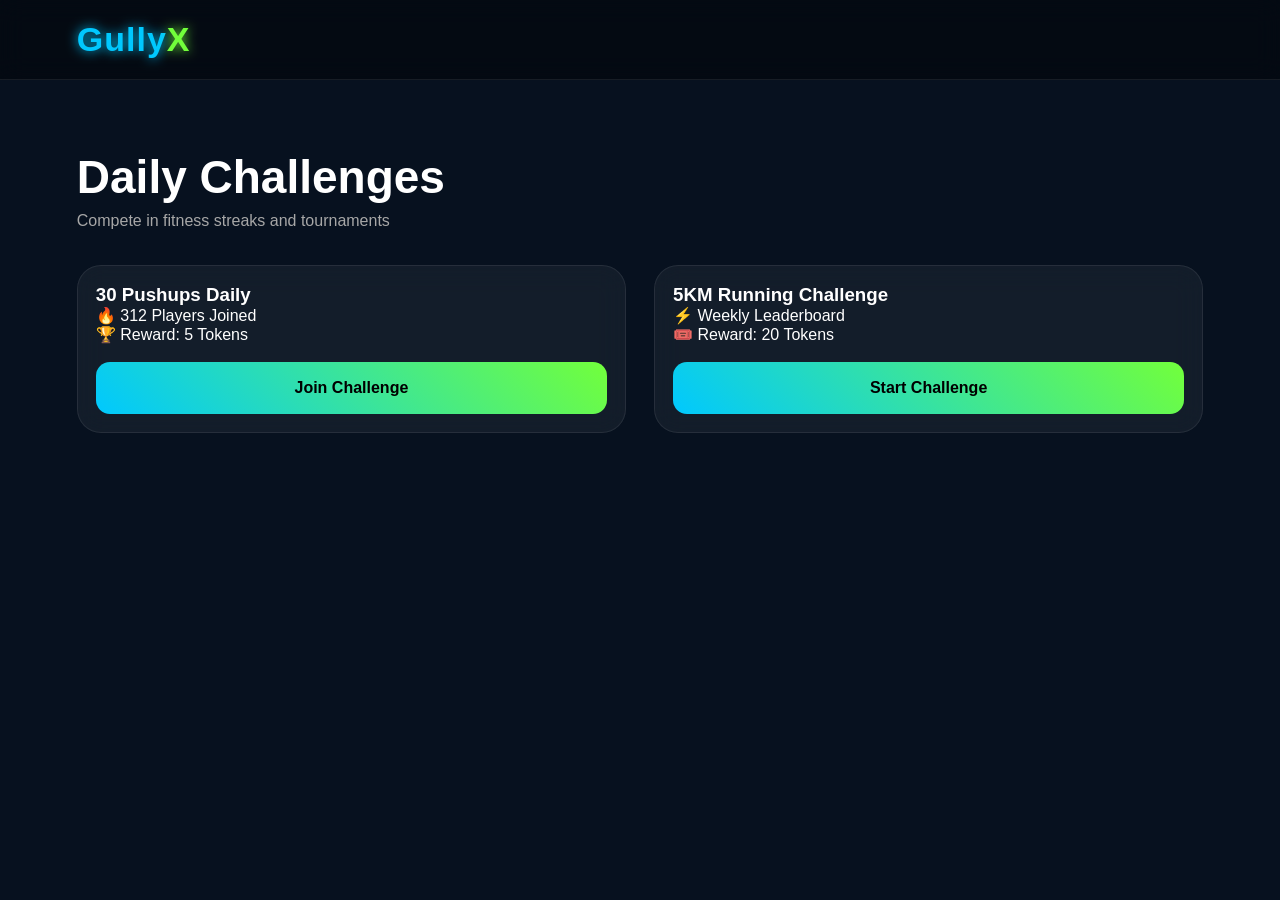
<file: challenge.html>
<!DOCTYPE html>
<html lang="en">

<head>

  <meta charset="UTF-8">
  <meta name="viewport" content="width=device-width, initial-scale=1.0">

  <title>GullyX Challenges</title>

  <link rel="stylesheet" href="style.css">

</head>

<body>

  <header class="navbar">

    <div class="logo">
      <span class="blue">Gully</span><span class="green">X</span>
    </div>

  </header>

  <section class="section-title">

    <h2>Daily Challenges</h2>

    <p>
      Compete in fitness streaks and tournaments
    </p>

  </section>

  <section class="games-grid">

    <div class="game-card">

      <h3>30 Pushups Daily</h3>

      <p>🔥 312 Players Joined</p>

      <p>🏆 Reward: 5 Tokens</p>

      <button>Join Challenge</button>

    </div>

    <div class="game-card premium">

      <h3>5KM Running Challenge</h3>

      <p>⚡ Weekly Leaderboard</p>

      <p>🎟️ Reward: 20 Tokens</p>

      <button>Start Challenge</button>

    </div>

  </section>

</body>

</html>
</file>
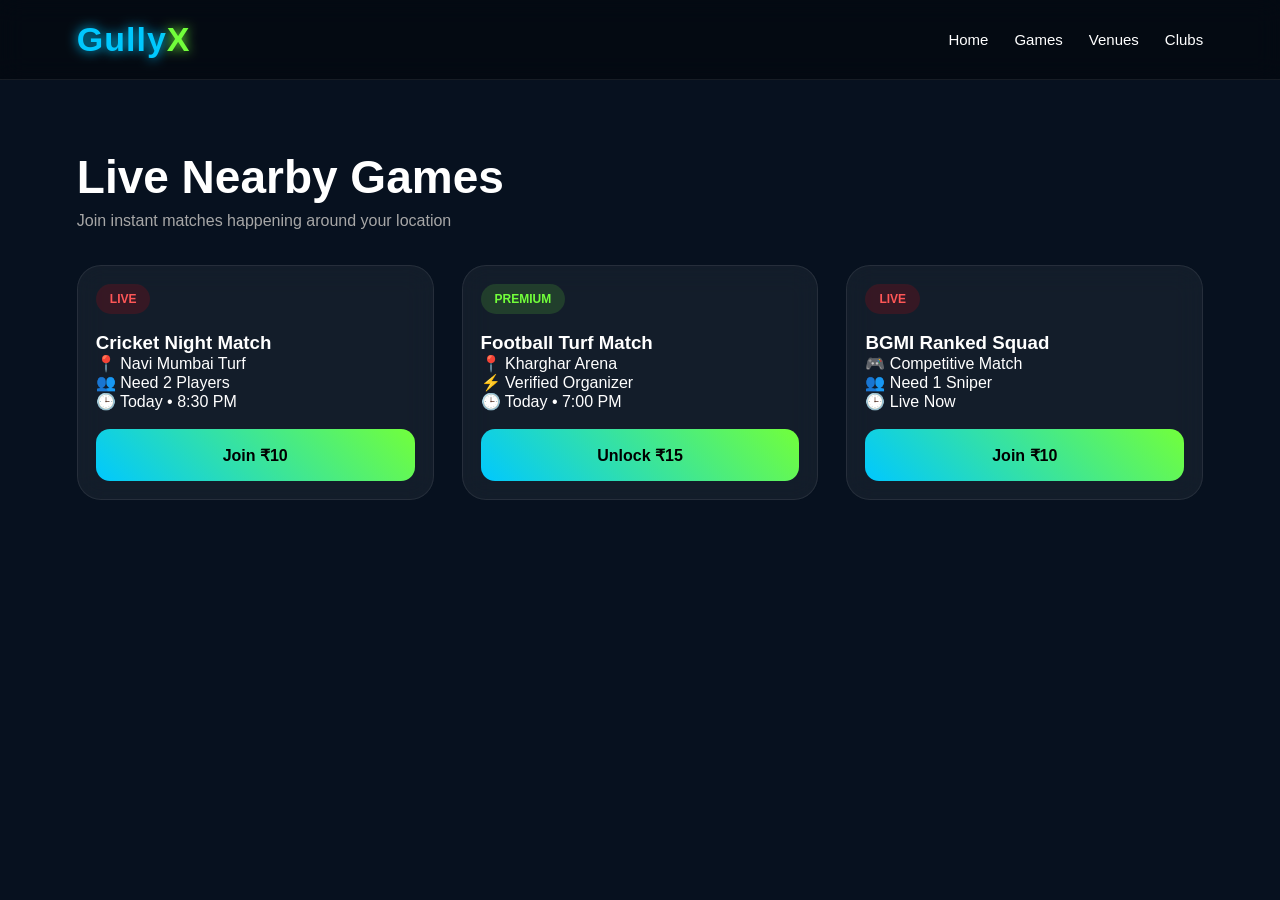
<file: games.html>
<!DOCTYPE html>
<html lang="en">

<head>

  <meta charset="UTF-8">
  <meta name="viewport" content="width=device-width, initial-scale=1.0">

  <title>GullyX Games</title>

  <link rel="stylesheet" href="style.css">

</head>

<body>

  <header class="navbar">

    <div class="logo">
      <span class="blue">Gully</span><span class="green">X</span>
    </div>

    <nav>

      <a href="index.html">Home</a>
      <a href="games.html">Games</a>
      <a href="venues.html">Venues</a>
      <a href="clubs.html">Clubs</a>

    </nav>

  </header>

  <section class="section-title">

    <h2>Live Nearby Games</h2>

    <p>
      Join instant matches happening around your location
    </p>

  </section>

  <section class="games-grid">

    <div class="game-card">

      <div class="live-tag">LIVE</div>

      <h3>Cricket Night Match</h3>

      <p>📍 Navi Mumbai Turf</p>

      <p>👥 Need 2 Players</p>

      <p>🕒 Today • 8:30 PM</p>

      <button onclick="window.location.href='payment.html'">

        Join ₹10

      </button>

    </div>

    <div class="game-card premium">

      <div class="premium-tag">PREMIUM</div>

      <h3>Football Turf Match</h3>

      <p>📍 Kharghar Arena</p>

      <p>⚡ Verified Organizer</p>

      <p>🕒 Today • 7:00 PM</p>

      <button onclick="window.location.href='payment.html'">

        Unlock ₹15

      </button>

    </div>

    <div class="game-card">

      <div class="live-tag">LIVE</div>

      <h3>BGMI Ranked Squad</h3>

      <p>🎮 Competitive Match</p>

      <p>👥 Need 1 Sniper</p>

      <p>🕒 Live Now</p>

      <button onclick="window.location.href='payment.html'">

        Join ₹10

      </button>

    </div>

  </section>

</body>

</html>
</file>
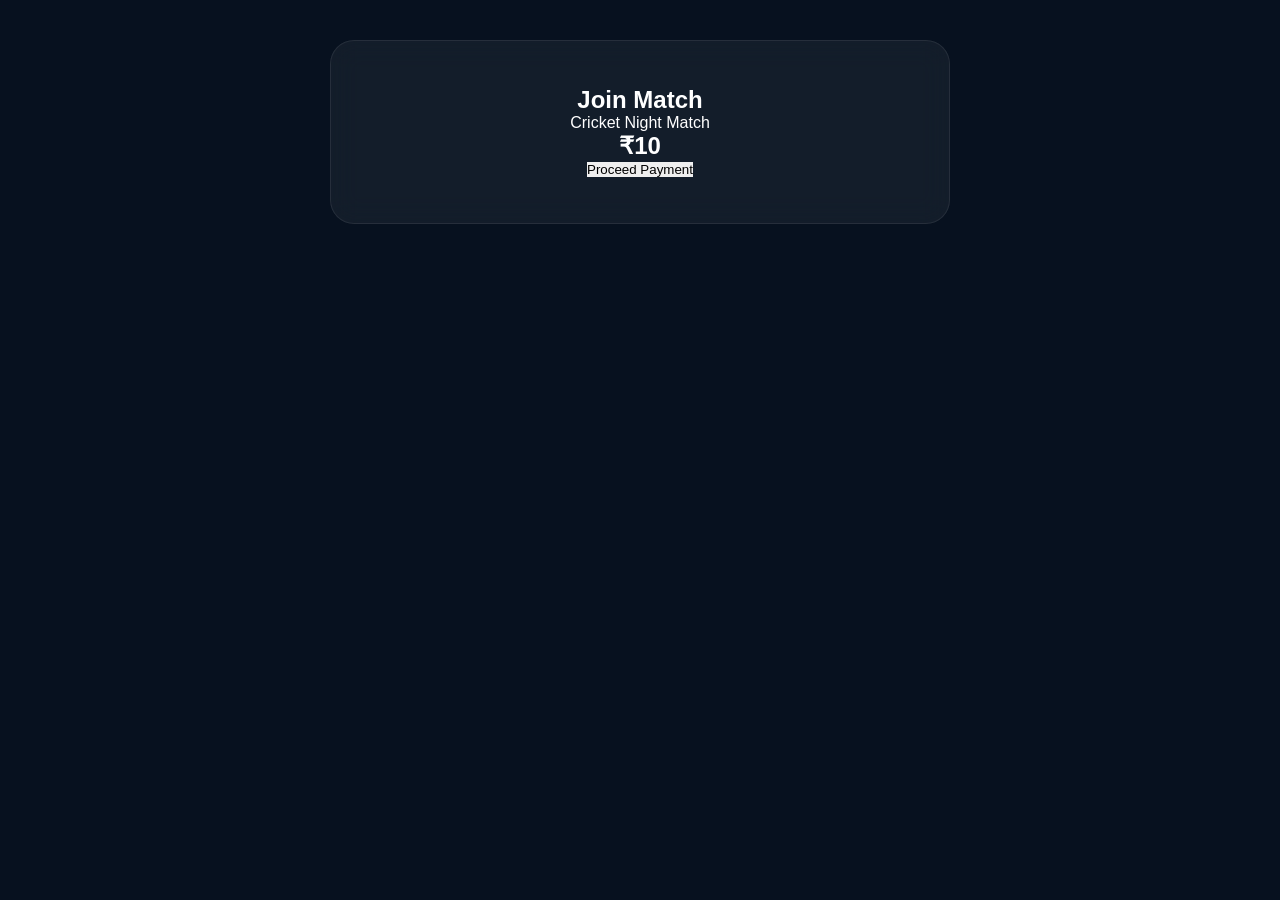
<file: payment.html>
<!DOCTYPE html>
<html lang="en">

<head>

  <meta charset="UTF-8">
  <meta name="viewport" content="width=device-width, initial-scale=1.0">

  <title>GullyX Payment</title>

  <link rel="stylesheet" href="style.css">

</head>

<body>

  <section class="wallet-section">

    <div class="wallet-card">

      <h2>Join Match</h2>

      <p id="matchName">Cricket Night Match</p>

     <h1 id="paymentAmount">₹10</h1>

      <button id="payBtn">

        Proceed Payment

      </button>

    </div>

  </section>

  <script src="https://checkout.razorpay.com/v1/checkout.js"></script>

  <script>

const urlParams = new URLSearchParams(window.location.search);

const amount = urlParams.get('amount') || 10;

const match = urlParams.get('match') || 'Cricket Night Match';

document.getElementById('paymentAmount').innerText = `₹${amount}`;

document.getElementById('matchName').innerText = match;

const payBtn = document.getElementById('payBtn');

payBtn.onclick = function () {

  const options = {

    key: "YOUR_RAZORPAY_KEY",

    amount: amount * 100,

    currency: "INR",

    name: "GullyX",

    description: "Match Join Payment",

    handler: function (response) {

      alert("Payment Successful");

      window.location.href = "games.html";

    }

  };

  const rzp = new Razorpay(options);

  rzp.open();

};

</script>

</body>

</html>
</file>
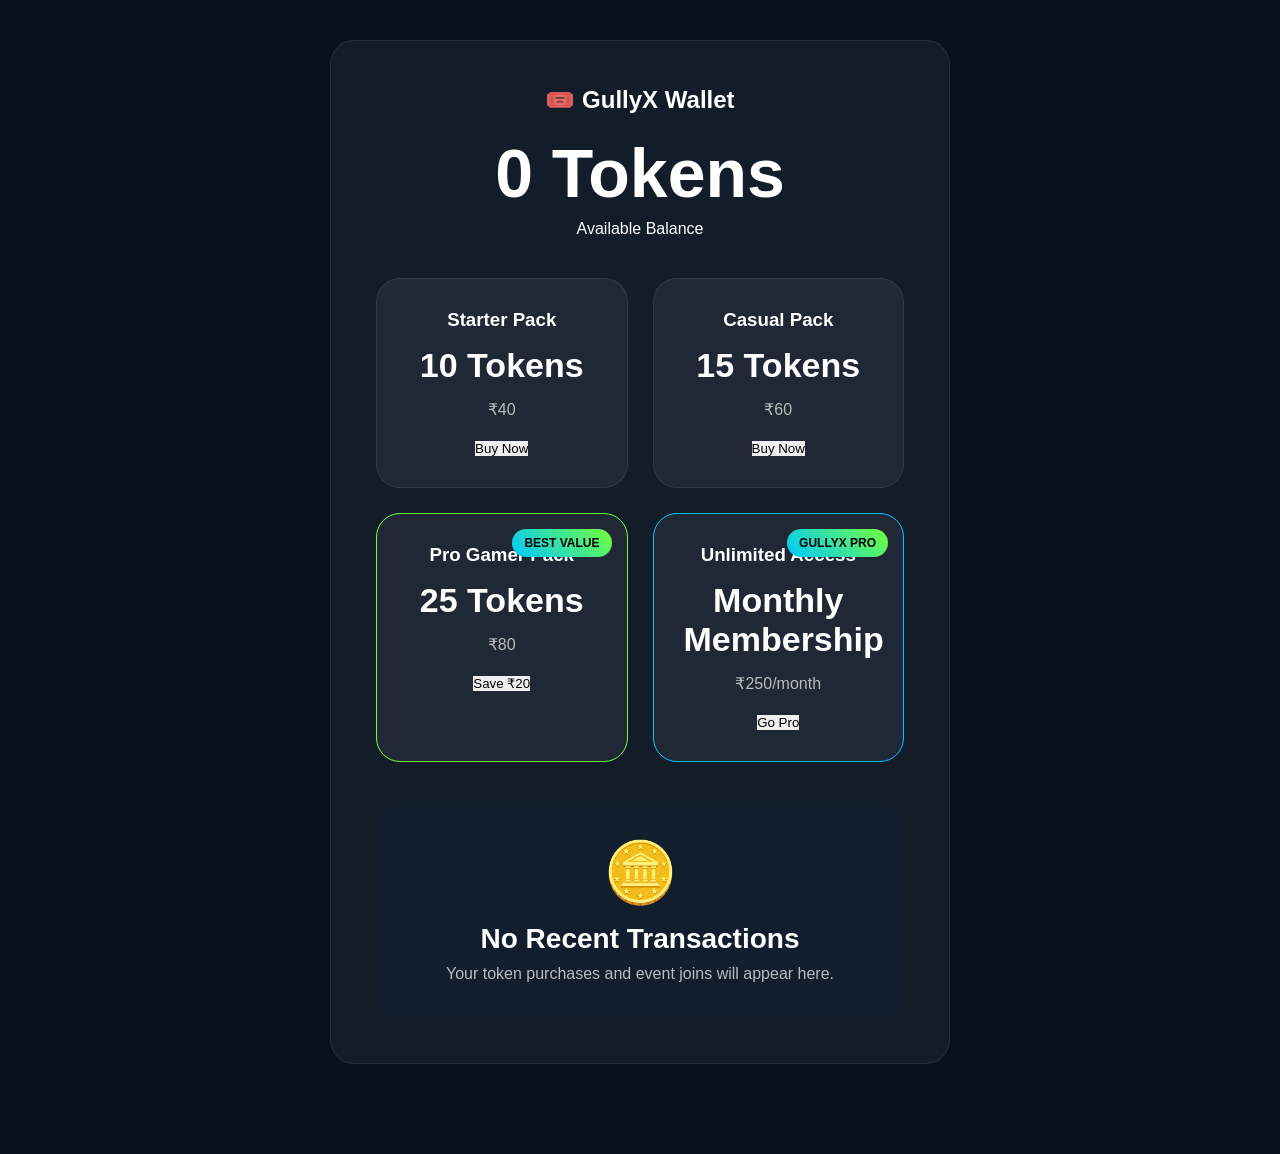
<file: wallet.html>
<!DOCTYPE html>
<html lang="en">

<head>

  <meta charset="UTF-8">
  <meta name="viewport" content="width=device-width, initial-scale=1.0">

  <title>GullyX Wallet</title>

  <link rel="stylesheet" href="style.css">

</head>

<body>

 <section class="wallet-section">

  <div class="wallet-card">

    <h2>🎟️ GullyX Wallet</h2>

    <div class="wallet-balance">

      <h1 id="walletBalance">0 Tokens</h1>

      <p>Available Balance</p>

    </div>

    <div class="token-plans">

      <div class="token-card-plan">

        <h3>Starter Pack</h3>

        <h2>10 Tokens</h2>

        <p>₹40</p>

        <button onclick="window.location.href='payment.html?amount=40'">

          Buy Now

        </button>

      </div>

      <div class="token-card-plan">

        <h3>Casual Pack</h3>

        <h2>15 Tokens</h2>

        <p>₹60</p>

        <button onclick="window.location.href='payment.html?amount=60'">

          Buy Now

        </button>

      </div>

      <div class="token-card-plan best-pack">

        <span class="best-badge">

          BEST VALUE

        </span>

        <h3>Pro Gamer Pack</h3>

        <h2>25 Tokens</h2>

        <p>₹80</p>

        <button onclick="window.location.href='payment.html?amount=80'">

          Save ₹20

        </button>

      </div>

      <div class="token-card-plan premium-pack">

        <span class="best-badge">

          GULLYX PRO

        </span>

        <h3>Unlimited Access</h3>

        <h2>Monthly Membership</h2>

        <p>₹250/month</p>

        <button onclick="window.location.href='payment.html?amount=250'">

          Go Pro

        </button>

      </div>

    </div>


<div class="transaction-box">

  <div class="empty-transaction">

    <div class="coin-icon">🪙</div>

    <h2>No Recent Transactions</h2>

    <p>
      Your token purchases and event joins
      will appear here.
    </p>

  </div>

</div>
    
  </div>

</section>

<script>

const user =
JSON.parse(localStorage.getItem("gullyxUser"));

if(user){

document.getElementById("walletBalance")
.innerHTML = user.tokens + " Tokens";

}

</script>


</body>

</html>
</file>
<file: style.css>
* {
  margin: 0;
  padding: 0;
  box-sizing: border-box;
}

:root {

  --bg: #07111f;
  --card: rgba(255,255,255,0.05);
  --border: rgba(255,255,255,0.08);

  --blue: #00c8ff;
  --green: #72ff3b;

  --text: #ffffff;
  --gray: #a7a7a7;

  --shadowBlue: 0 0 30px rgba(0,200,255,0.25);
  --shadowGreen: 0 0 30px rgba(114,255,59,0.2);

}

body.light {

  --bg: #f5f9ff;
  --card: rgba(255,255,255,0.9);
  --border: rgba(0,0,0,0.08);

  --text: #111111;
  --gray: #666666;

}

html {
  scroll-behavior: smooth;
}

body {

  font-family: 'Poppins', sans-serif;
  background: var(--bg);
  color: var(--text);
  overflow-x: hidden;
  transition: 0.35s ease;

}

/* SCROLLBAR */

::-webkit-scrollbar {
  width: 8px;
}

::-webkit-scrollbar-thumb {
  background: linear-gradient(var(--blue), var(--green));
  border-radius: 20px;
}

/* NAVBAR */

.navbar {

  position: sticky;
  top: 0;

  width: 100%;

  display: flex;
  justify-content: space-between;
  align-items: center;

  padding: 20px 6%;

  backdrop-filter: blur(12px);

  background: rgba(0,0,0,0.4);

  z-index: 999;

  border-bottom: 1px solid var(--border);

}

.logo {

  font-size: 34px;
  font-weight: 800;
  letter-spacing: 1px;

}

.blue {

  color: var(--blue);
  text-shadow: 0 0 12px var(--blue);

}

.green {

  color: var(--green);
  text-shadow: 0 0 12px var(--green);

}

nav {

  display: flex;
  gap: 26px;

}

nav a {

  text-decoration: none;
  color: var(--text);

  font-size: 15px;
  font-weight: 500;

  transition: 0.3s ease;

}

nav a:hover {

  color: var(--blue);

}

.nav-actions {

  display: flex;
  gap: 15px;
  align-items: center;

}

.location-btn,
#themeToggle {

  border: none;
  cursor: pointer;

  padding: 12px 18px;

  border-radius: 14px;

  font-weight: 600;

}

.location-btn {

  background: linear-gradient(45deg,var(--blue),var(--green));
  color: black;

}

#themeToggle {

  width: 50px;
  height: 50px;

  font-size: 18px;

  background: var(--card);
  color: var(--text);

  border: 1px solid var(--border);

}

/* HERO */

.hero {

  min-height: 92vh;

  display: grid;
  grid-template-columns: repeat(auto-fit,minmax(320px,1fr));

  align-items: center;

  gap: 60px;

  padding: 70px 6%;

}

.hero-content {

  animation: fadeUp 0.8s ease;

}

.hero-badge {

  display: inline-block;

  padding: 10px 18px;

  border-radius: 40px;

  margin-bottom: 24px;

  background: rgba(0,200,255,0.1);

  border: 1px solid rgba(0,200,255,0.2);

  color: var(--blue);

  font-size: 14px;
  font-weight: 600;

}

.hero-content h1 {

  font-size: 78px;
  line-height: 1.05;

  margin-bottom: 22px;

}

.hero-content h1 span {

  color: var(--green);

}

.hero-content p {

  color: var(--gray);

  font-size: 18px;
  line-height: 1.8;

  margin-bottom: 35px;

  max-width: 620px;

}

.hero-buttons {

  display: flex;
  gap: 18px;

  margin-bottom: 42px;

}

.primary-btn,
.secondary-btn,
button {

  border: none;
  outline: none;

  cursor: pointer;

  transition: 0.3s ease;

  font-family: inherit;

}

.primary-btn {

  padding: 15px 28px;

  border-radius: 16px;

  font-weight: 700;

  background: linear-gradient(45deg,var(--blue),var(--green));

  color: black;

  box-shadow: var(--shadowBlue);

}

.primary-btn:hover {

  transform: translateY(-3px);

}

.secondary-btn {

  padding: 15px 28px;

  border-radius: 16px;

  background: transparent;

  border: 1px solid var(--blue);

  color: var(--text);

}

.secondary-btn:hover {

  background: rgba(0,200,255,0.08);

}

.hero-image img {

  width: 100%;
  border-radius: 28px;

  object-fit: cover;

  box-shadow: var(--shadowBlue);

}

/* PRICING */

.pricing-boxes {

  display: flex;
  gap: 18px;

  flex-wrap: wrap;

}

.price-card {

  min-width: 150px;

  background: var(--card);

  border: 1px solid var(--border);

  border-radius: 22px;

  padding: 24px;

  backdrop-filter: blur(10px);

}

.price-card h2 {

  font-size: 34px;
  margin-bottom: 6px;

}

.price-card p {

  margin: 0;
  color: var(--gray);

}

.premium-card {

  border: 1px solid var(--green);

}

.token-card {

  border: 1px solid var(--blue);

}

.token-note {

  margin-top: 22px;

  color: var(--green);

  font-size: 15px;

}

/* LIVE ACTIVITY */

.live-activity {

  display: grid;
  grid-template-columns: repeat(auto-fit,minmax(220px,1fr));

  gap: 20px;

  padding: 20px 6% 80px;

}

.live-box {

  background: var(--card);

  border: 1px solid var(--border);

  border-radius: 20px;

  padding: 26px;

  text-align: center;

  font-size: 18px;
  font-weight: 700;

}

/* COMMON */

.section-title {

  padding: 70px 6% 25px;

}

.section-title h2 {

  font-size: 46px;
  margin-bottom: 8px;

}

.section-title p {

  color: var(--gray);

}

/* GRID */

.features,
.games-grid,
.venue-grid,
.trainer-grid {

  display: grid;

  grid-template-columns: repeat(auto-fit,minmax(280px,1fr));

  gap: 28px;

  padding: 10px 6% 80px;

}

/* CARDS */

.feature-card,
.game-card,
.venue-card,
.trainer-card,
.wallet-card {

  background: var(--card);

  border: 1px solid var(--border);

  border-radius: 24px;

  overflow: hidden;

  transition: 0.35s ease;

  backdrop-filter: blur(14px);

}

.feature-card:hover,
.game-card:hover,
.venue-card:hover,
.trainer-card:hover,
.wallet-card:hover {

  transform: translateY(-7px);

  box-shadow: var(--shadowBlue);

}

.feature-card img,
.venue-card img,
.trainer-card img {

  width: 100%;
  height: 240px;

  object-fit: cover;

}

.feature-card h3,
.feature-card p,
.game-card,
.venue-content,
.trainer-card {

  padding: 18px;

}

.feature-card h3 {

  margin-bottom: 10px;

}

/* GAME CARDS */

.live-tag,
.premium-tag {

  display: inline-block;

  margin-bottom: 18px;

  padding: 8px 14px;

  border-radius: 30px;

  font-size: 12px;
  font-weight: 700;

}

.live-tag {

  background: rgba(255,0,0,0.15);
  color: #ff5757;

}

.premium-tag {

  background: rgba(114,255,59,0.15);
  color: var(--green);

}

.game-card button,
.venue-content button,
.trainer-card button,
.wallet-actions button {

  width: 100%;

  margin-top: 18px;

  padding: 15px;

  border-radius: 14px;

  background: linear-gradient(45deg,var(--blue),var(--green));

  font-weight: 700;

  font-size: 16px;

  color: #000000;

  text-align: center;

  display: flex;

  justify-content: center;

  align-items: center;

  border: none;

  cursor: pointer;

  min-height: 52px;

}

/* MAP */

.map-section {

  padding-bottom: 80px;

}

.map-container {

  padding: 0 6%;

}

.map-container iframe {

  width: 100%;
  height: 520px;

  border: none;

  border-radius: 28px;

  box-shadow: var(--shadowBlue);

}

/* WALLET */

.wallet-section {

  padding: 40px 6% 90px;

}

.wallet-card {

  max-width: 620px;

  margin: auto;

  text-align: center;

  padding: 45px;

}

.wallet-balance h1 {

  font-size: 68px;

  margin: 20px 0 8px;

}

.wallet-actions {

  display: flex;
  gap: 18px;

  margin-top: 30px;

}

/* CTA */

.cta-section {

  padding: 90px 6%;

  text-align: center;

}

.cta-section h2 {

  font-size: 52px;

  margin-bottom: 16px;

}

.cta-section p {

  color: var(--gray);

  margin-bottom: 30px;

}

/* FOOTER */

footer {

  text-align: center;

  padding: 70px 20px;

  border-top: 1px solid var(--border);

}

footer p {

  margin-top: 10px;

  color: var(--gray);

}

/* ANIMATION */

@keyframes fadeUp {

  from {

    opacity: 0;
    transform: translateY(30px);

  }

  to {

    opacity: 1;
    transform: translateY(0);

  }

}

/* MOBILE */

@media(max-width:950px) {

  nav {

    display: none;

  }

  .hero-content h1 {

    font-size: 52px;

  }

  .wallet-actions {

    flex-direction: column;

  }

}

@media(max-width:650px) {

  .hero {

    padding-top: 40px;

  }

  .hero-content h1 {

    font-size: 42px;

  }

  .section-title h2 {

    font-size: 34px;

  }

  .hero-buttons {

    flex-direction: column;

  }

  .pricing-boxes {

    flex-direction: column;

  }

  .cta-section h2 {

    font-size: 38px;

  }

  .wallet-link {

  text-decoration: none;
  width: 100%;

}

.wallet-link button {

  width: 100%;
  cursor: pointer;

}

}

.token-plans {

  display: grid;

  grid-template-columns: repeat(auto-fit,minmax(240px,1fr));

  gap: 25px;

  margin-top: 40px;

}

.token-card-plan {

  background: rgba(255,255,255,0.05);

  border: 1px solid rgba(255,255,255,0.08);

  border-radius: 24px;

  padding: 30px;

  text-align: center;

  position: relative;

  transition: 0.3s ease;

}

.token-card-plan:hover {

  transform: translateY(-6px);

  box-shadow: 0 0 30px rgba(0,200,255,0.25);

}

.token-card-plan h2 {

  margin: 15px 0;

  font-size: 34px;

}

.token-card-plan p {

  margin-bottom: 20px;

  color: #bcbcbc;

}

.best-pack {

  border: 1px solid #72ff3b;

}

.premium-pack {

  border: 1px solid #00c8ff;

}

.best-badge {

  position: absolute;

  top: 15px;
  right: 15px;

  background: linear-gradient(45deg,#00c8ff,#72ff3b);

  color: black;

  padding: 7px 12px;

  border-radius: 30px;

  font-size: 12px;

  font-weight: 700;

}

/* =========================
   LIGHT MODE THEME
========================= */

body.light {

  background: #f5f7fb;
  color: #111111;

}

/* NAVBAR */

body.light .navbar {

  background: rgba(255,255,255,0.92);

  border-bottom: 1px solid rgba(0,0,0,0.08);

  backdrop-filter: blur(12px);

}

/* HERO */

body.light .hero {

  background: transparent;

}

/* TEXT */

body.light h1,
body.light h2,
body.light h3,
body.light p,
body.light a {

  color: #111111;

}

/* CARDS */

body.light .game-card,
body.light .feature-card,
body.light .venue-card,
body.light .trainer-card,
body.light .wallet-card,
body.light .price-card,
body.light .live-box {

  background: #ffffff;

  border: 1px solid rgba(0,0,0,0.08);

  color: #111111;

  box-shadow: 0 8px 25px rgba(0,0,0,0.06);

}

/* BUTTONS */

body.light button {

  color: #111111;

}

/* SECTION BACKGROUND */

body.light .features,
body.light .games-grid,
body.light .venue-grid,
body.light .trainer-grid {

  background: transparent;

}

/* INPUTS */

body.light input,
body.light textarea {

  background: white;
  color: black;

}

/* FOOTER */

body.light footer {

  background: #ffffff;

  border-top: 1px solid rgba(0,0,0,0.08);

}

body.light {

  background: white;
  color: black;

}

/* TRANSACTION HISTORY */

.transaction-box {

  margin-top: 40px;

  padding: 35px;

  border-radius: 20px;

  background: #121d2d;

  text-align: center;

}

.coin-icon {

  font-size: 60px;

  margin-bottom: 15px;

}

.empty-transaction h2 {

  font-size: 28px;

  margin-bottom: 10px;

}

.empty-transaction p {

  opacity: .7;

}


/* LOGIN BUTTON */

.login-btn{

  background:linear-gradient(90deg,#00cfff,#7cff4f);

  color:#000;

  font-weight:700;

  padding:14px 22px;

  border:none;

  border-radius:14px;

  cursor:pointer;

  font-size:15px;

  box-shadow:0 0 15px rgba(0,255,255,.5);

  transition:.3s;

}

.login-btn:hover{

  transform:translateY(-2px);

  box-shadow:0 0 25px rgba(0,255,255,.8);

}
</file>
